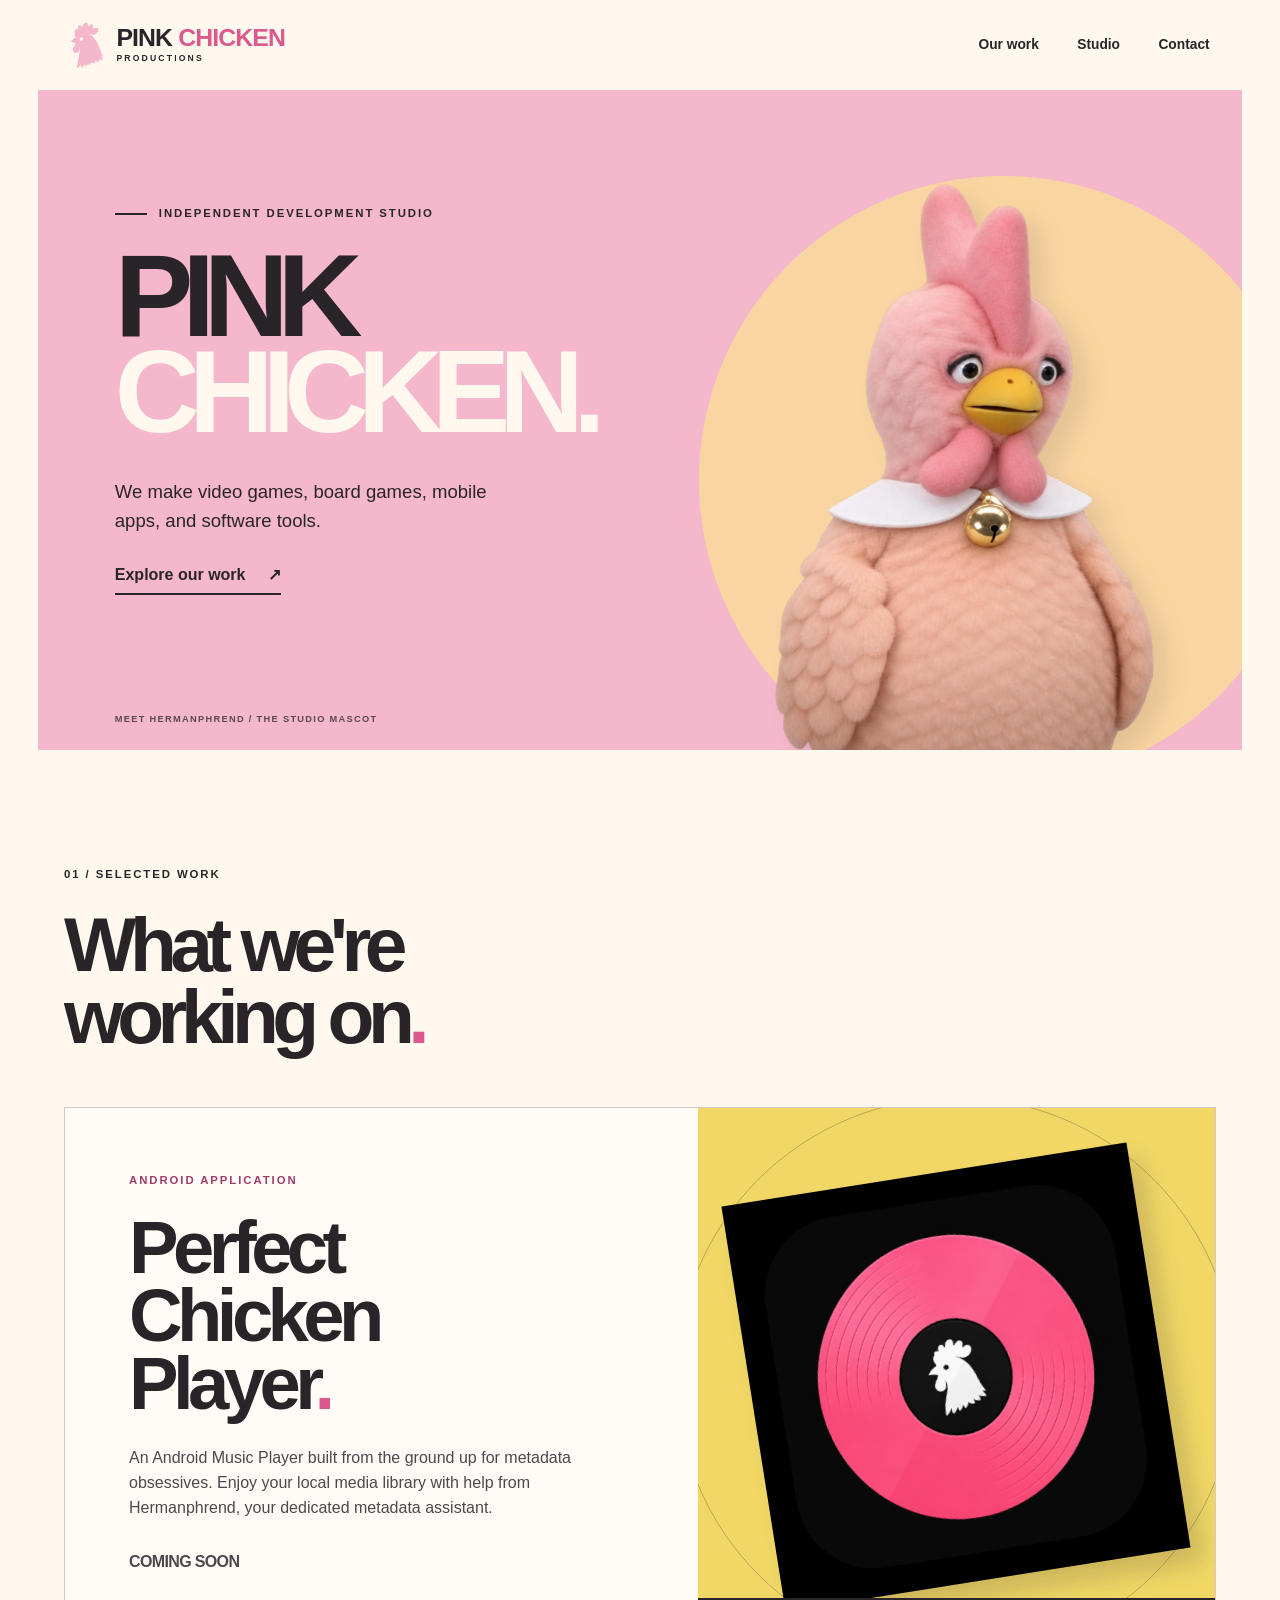
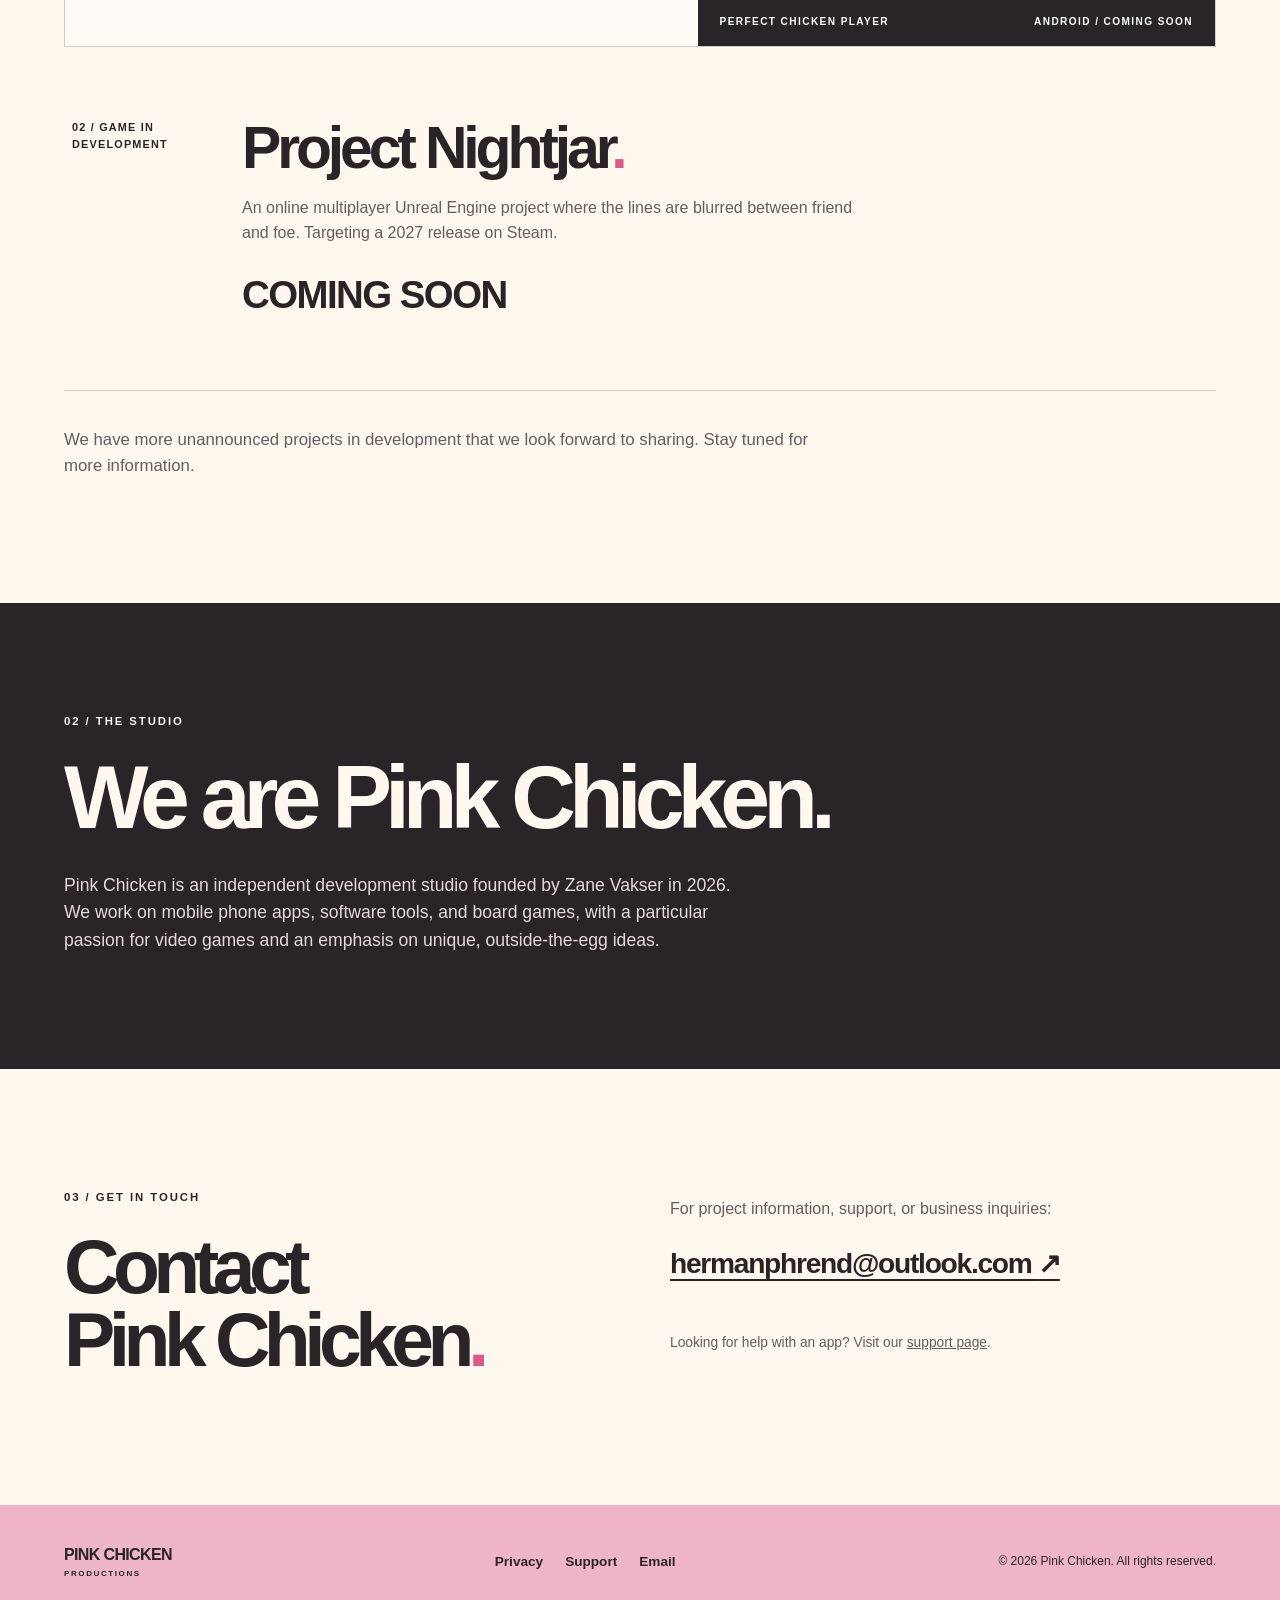
<file: index.html>
<!doctype html>
<html lang="en">
<head>
  <meta charset="utf-8">
  <meta name="viewport" content="width=device-width, initial-scale=1">
  <meta name="description" content="Pink Chicken is an independent development studio creating applications, games, and software tools.">
  <meta name="theme-color" content="#fff8ef">
  <title>Pink Chicken — Independent Development Studio</title>
  <link rel="icon" type="image/png" sizes="32x32" href="assets/favicon-32.png">
  <link rel="icon" type="image/png" sizes="192x192" href="assets/favicon-192.png">
  <link rel="apple-touch-icon" href="assets/favicon-180.png">
  <link rel="stylesheet" href="styles.css">
</head>
<body>
  <a class="skip-link" href="#main">Skip to content</a>
  <header class="site-header">
    <a class="brand" href="index.html" aria-label="Pink Chicken home"><span class="brand-icon" aria-hidden="true"></span><span class="brand-lettering"><span class="brand-name">PINK <span>CHICKEN</span></span><span class="brand-subtitle">PRODUCTIONS</span></span></a>
    <nav class="nav" aria-label="Main navigation">
      <a href="#work">Our work</a>
      <a href="#studio">Studio</a>
      <a href="#contact">Contact</a>
    </nav>
  </header>
  <main id="main">
    <section class="hero" aria-labelledby="hero-title">
      <div class="hero-shell">
        <div class="hero-content">
          <p class="overline"><span class="line"></span> Independent development studio</p>
          <h1 id="hero-title">PINK<br><em>CHICKEN.</em></h1>
          <p class="hero-description">We make video games, board games, mobile apps, and software tools.</p>
          <a class="text-link" href="#work">Explore our work <span aria-hidden="true">↗</span></a>
        </div>
        <div class="hero-art"><div class="art-circle" aria-hidden="true"></div><img src="assets/hermanphrend.png" alt="Hermanphrend, the Pink Chicken mascot, a fuzzy pink chicken with a yellow beak and gold bell" width="1090" height="1443" fetchpriority="high"></div>
        <span class="hero-caption" aria-hidden="true">MEET HERMANPHREND / THE STUDIO MASCOT</span>
      </div>
    </section>

    <section class="work section-wrap" id="work" aria-labelledby="work-title">
      <div class="section-intro"><div><p class="overline">01 / Selected work</p><h2 id="work-title">What we're<br>working on<span class="period">.</span></h2></div></div>

      <article class="featured-project" aria-labelledby="pcp-title">
        <div class="featured-copy">
          <p class="overline">Android application</p>
          <h3 id="pcp-title">Perfect<br>Chicken<br>Player<span class="period">.</span></h3>
          <p>An Android Music Player built from the ground up for metadata obsessives. Enjoy your local media library with help from Hermanphrend, your dedicated metadata assistant.</p>
          <p class="coming-soon">Coming Soon</p>
        </div>
        <div class="player-visual" aria-label="Graphic representing local music playback">
          <img class="player-app-art" src="assets/perfect-chicken-player.png" width="1254" height="1254" alt="Perfect Chicken Player app logo with a bright pink vinyl record and chicken emblem" loading="lazy">
          <div class="player-ticker"><span>PERFECT CHICKEN PLAYER</span><span>ANDROID / COMING SOON</span></div>
        </div>
      </article>

      <article class="nightjar-project" aria-labelledby="nightjar-title">
        <div class="nightjar-number">02 / GAME IN DEVELOPMENT</div>
        <div><h3 id="nightjar-title">Project Nightjar<span class="period">.</span></h3><p>An online multiplayer Unreal Engine project where the lines are blurred between friend and foe. Targeting a 2027 release on Steam.</p><p class="coming-soon nightjar-soon">Coming Soon</p></div>
      </article>
      <p class="future-projects">We have more unannounced projects in development that we look forward to sharing. Stay tuned for more information.</p>
    </section>

    <section class="studio" id="studio" aria-labelledby="studio-title"><div class="section-wrap studio-inner"><p class="overline">02 / The studio</p><h2 id="studio-title">We are Pink Chicken.</h2><p>Pink Chicken is an independent development studio founded by Zane Vakser in 2026. We work on mobile phone apps, software tools, and board games, with a particular passion for video games and an emphasis on unique, outside-the-egg ideas.</p></div></section>
    <section class="contact-section section-wrap" id="contact" aria-labelledby="contact-title"><div><p class="overline">03 / Get in touch</p><h2 id="contact-title">Contact<br>Pink Chicken<span class="period">.</span></h2></div><div class="contact-info"><p>For project information, support, or business inquiries:</p><a href="mailto:hermanphrend@outlook.com">hermanphrend@outlook.com <span aria-hidden="true">↗</span></a><p class="contact-small">Looking for help with an app? Visit our <a href="support.html">support page</a>.</p></div></section>
  </main>
  <footer class="site-footer"><div class="footer-inner"><span class="footer-logo">PINK CHICKEN <small>PRODUCTIONS</small></span><div class="footer-links"><a href="privacy.html">Privacy</a><a href="support.html">Support</a><a href="mailto:hermanphrend@outlook.com">Email</a></div><small>© 2026 Pink Chicken. All rights reserved.</small></div></footer>
</body>
</html>
</file>
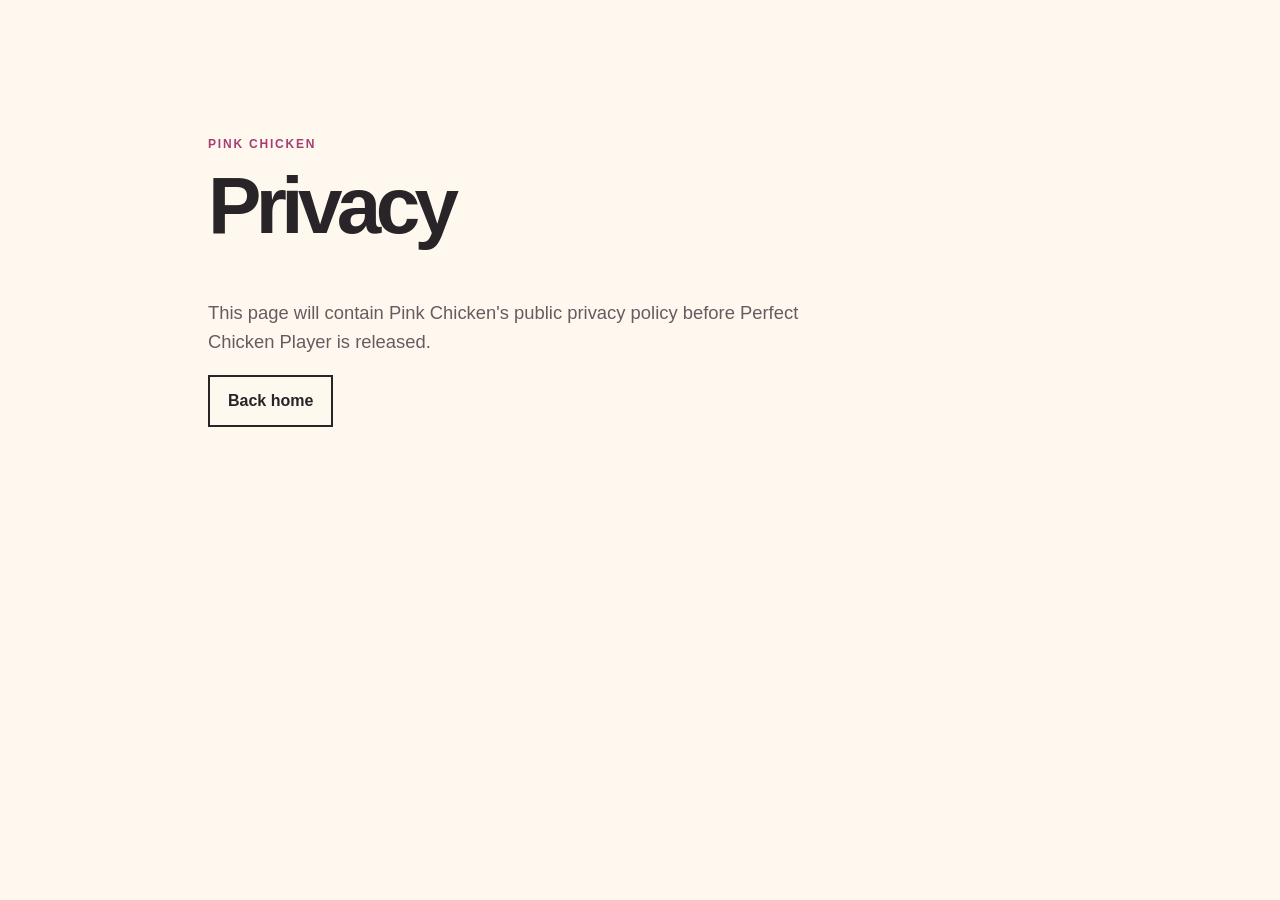
<file: privacy.html>
<!doctype html><html lang="en"><head><meta charset="utf-8"><meta name="viewport" content="width=device-width, initial-scale=1"><title>Privacy | Pink Chicken</title><link rel="icon" type="image/png" sizes="32x32" href="assets/favicon-32.png">
  <link rel="icon" type="image/png" sizes="192x192" href="assets/favicon-192.png">
  <link rel="apple-touch-icon" href="assets/favicon-180.png">
  <link rel="stylesheet" href="styles.css"></head><body><main class="section"><p class="eyebrow">Pink Chicken</p><h1 style="font-size:clamp(2.8rem,7vw,5rem)">Privacy</h1><p class="hero-text">This page will contain Pink Chicken's public privacy policy before Perfect Chicken Player is released.</p><a class="button secondary" href="index.html">Back home</a></main></body></html>
</file>
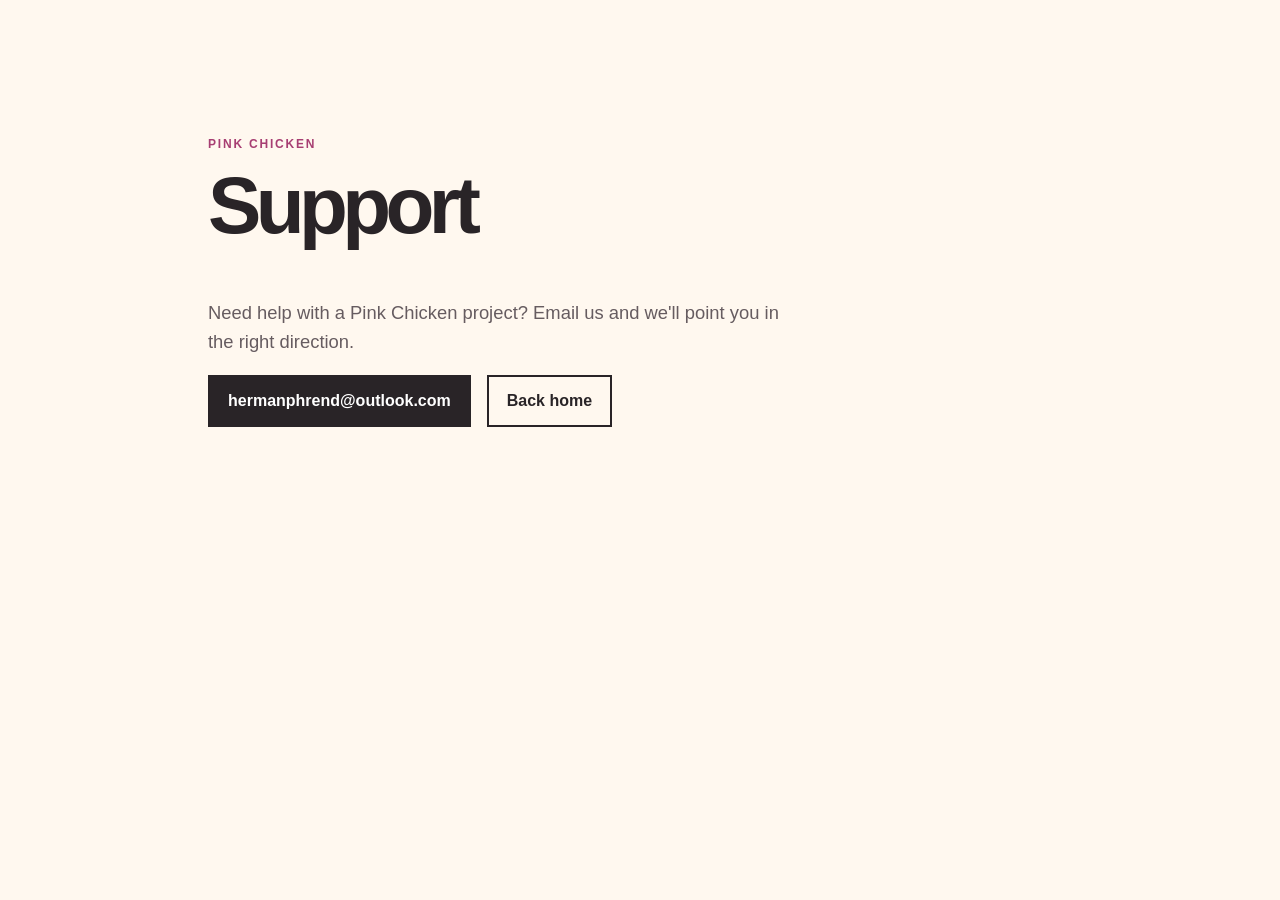
<file: support.html>
<!doctype html><html lang="en"><head><meta charset="utf-8"><meta name="viewport" content="width=device-width, initial-scale=1"><title>Support | Pink Chicken</title><link rel="icon" type="image/png" sizes="32x32" href="assets/favicon-32.png">
  <link rel="icon" type="image/png" sizes="192x192" href="assets/favicon-192.png">
  <link rel="apple-touch-icon" href="assets/favicon-180.png">
  <link rel="stylesheet" href="styles.css"></head><body><main class="section"><p class="eyebrow">Pink Chicken</p><h1 style="font-size:clamp(2.8rem,7vw,5rem)">Support</h1><p class="hero-text">Need help with a Pink Chicken project? Email us and we'll point you in the right direction.</p><div class="hero-actions"><a class="button primary" href="mailto:hermanphrend@outlook.com">hermanphrend@outlook.com</a><a class="button secondary" href="index.html">Back home</a></div></main></body></html>
</file>
<file: styles.css>
:root{--cream:#fff8ef;--paper:#fffcf7;--pink:#f4b7cb;--hotpink:#db598c;--yellow:#f7d263;--ink:#292427;--muted:#665c60;--line:#d5c9c6}
*,*::before,*::after{box-sizing:border-box}
html{scroll-behavior:smooth}
body{margin:0;background:var(--cream);color:var(--ink);font-family:Arial,Helvetica,sans-serif;line-height:1.55}
a{color:inherit}a:focus-visible{outline:3px solid var(--hotpink);outline-offset:5px}
.skip-link{position:absolute;top:-60px;left:12px;padding:12px;background:white;z-index:50}.skip-link:focus{top:12px}
.site-header{max-width:1440px;min-height:90px;margin:auto;padding:0 clamp(22px,5.5vw,84px);display:flex;align-items:center;justify-content:space-between;gap:24px;background:var(--cream)}
.brand{text-decoration:none;display:flex;flex-direction:column;line-height:.92;letter-spacing:-.055em;font-weight:900}.brand-name{font-size:clamp(1.15rem,2vw,1.55rem)}.brand-name span{color:var(--hotpink)}.brand-subtitle{margin-top:6px;font-weight:700;letter-spacing:.25em;font-size:.54rem}
.nav{display:flex;gap:clamp(18px,3vw,44px)}.nav a{text-decoration:none;font-weight:700;font-size:.86rem}.nav a:hover,.footer-links a:hover{color:var(--hotpink)}
.hero{padding:0 clamp(15px,3vw,38px)}.hero-shell{max-width:1440px;margin:auto;position:relative;min-height:660px;overflow:hidden;background:var(--pink);display:grid;grid-template-columns:54% 46%}
.hero-content{padding:clamp(70px,9vw,145px) 0 84px clamp(30px,6vw,100px);z-index:2}.overline{text-transform:uppercase;font-size:.71rem;font-weight:800;letter-spacing:.17em;margin:0 0 24px}.hero .overline{display:flex;align-items:center;gap:12px}.line{width:32px;height:2px;background:var(--ink);display:inline-block}
h1,h2,h3,p{margin-top:0}.hero h1{font-family:Arial Black,Arial,Helvetica,sans-serif;font-size:clamp(4.4rem,9.2vw,10rem);font-weight:900;line-height:.82;letter-spacing:-.095em;margin:0 0 38px}.hero h1 em{font-style:normal;color:var(--cream)}
.hero-description{font-size:clamp(1rem,1.45vw,1.22rem);line-height:1.55;max-width:410px;margin:0 0 28px}.text-link{font-weight:800;text-decoration:none;padding-bottom:5px;border-bottom:2px solid var(--ink);display:inline-flex;gap:22px}.text-link:hover{color:#8b214e}
.hero-art{position:relative;min-height:660px;align-self:stretch}.art-circle{position:absolute;aspect-ratio:1;width:110%;max-width:680px;border-radius:50%;background:#f9d6a1;left:2%;top:13%}.hero-art img{position:absolute;max-width:none;width:min(95%,610px);height:auto;bottom:-38px;left:7%;filter:drop-shadow(15px 12px 11px rgba(71,35,51,.11))}.hero-caption{position:absolute;bottom:24px;left:clamp(30px,6vw,100px);font-size:.58rem;letter-spacing:.14em;font-weight:800;opacity:.75}
.section-wrap{max-width:1280px;margin:auto;padding-left:clamp(22px,5vw,72px);padding-right:clamp(22px,5vw,72px)}.work{padding-top:116px;padding-bottom:124px}.section-intro{display:flex;justify-content:space-between;gap:50px;align-items:end;margin-bottom:55px}.section-intro h2,.contact-section h2{font-family:Arial Black,Arial,sans-serif;font-size:clamp(3.2rem,6vw,6.7rem);letter-spacing:-.085em;line-height:.94;margin:0}.period{color:var(--hotpink)}.section-intro>p{max-width:260px;margin:0 0 8px;color:var(--muted)}
.featured-project{display:grid;grid-template-columns:55% 45%;background:var(--paper);border:1px solid var(--line);min-height:540px}.featured-copy{padding:clamp(28px,5vw,65px)}.featured-copy .overline{color:#9e3d68}.sep{color:var(--line);padding:0 8px}.featured-copy h3{font-family:Arial Black,Arial,sans-serif;font-size:clamp(3.2rem,5.8vw,6.1rem);line-height:.92;letter-spacing:-.075em;margin:0 0 28px}.featured-copy>p:not(.overline):not(.project-state){max-width:490px;color:#4f474c;font-size:1rem}.project-details{display:flex;flex-wrap:wrap;gap:8px;margin:26px 0 35px}.project-details span{border:1px solid #cabfc0;padding:7px 10px;font-size:.69rem;font-weight:700;text-transform:uppercase;letter-spacing:.055em}.project-state{text-transform:uppercase;font-size:.69rem;font-weight:800;letter-spacing:.15em;margin:0}.project-state::before{content:'';display:inline-block;width:8px;height:8px;background:var(--hotpink);border-radius:50%;margin-right:11px}
.player-visual{background:#f1d866;min-height:500px;position:relative;overflow:hidden;display:grid;place-items:center}.player-visual::before{content:'';position:absolute;border:1px solid rgba(41,36,39,.28);width:560px;height:560px;border-radius:50%;top:50%;left:50%;transform:translate(-50%,-50%)}.player-record{position:relative;width:min(73%,340px);aspect-ratio:1;background:repeating-radial-gradient(circle at center,#232125 0 2px,#343137 3px 5px,#1c1b1d 6px 9px);border:9px solid #262326;border-radius:50%;box-shadow:20px 24px 0 rgba(41,36,39,.16);display:grid;place-items:center;transform:rotate(-13deg)}.record-label{width:37%;height:37%;border-radius:50%;background:#f6adc5;display:flex;justify-content:center;align-items:center;flex-direction:column;border:4px solid #222}.record-label span{font-size:clamp(1.5rem,4vw,2.8rem);font-weight:900;letter-spacing:-.08em}.record-label small{font-size:.42rem;letter-spacing:.08em;font-weight:bold}.player-ticker{position:absolute;bottom:0;left:0;right:0;display:flex;justify-content:space-between;gap:12px;background:var(--ink);color:#fff;padding:16px 22px;font-size:.63rem;letter-spacing:.14em;font-weight:800}
.nightjar-project{display:grid;grid-template-columns:130px 1fr 140px;align-items:center;gap:40px;border-bottom:1px solid var(--line);padding:72px 8px}.nightjar-number{align-self:start;font-size:.68rem;letter-spacing:.11em;font-weight:800}.nightjar-project h3{font-size:clamp(2.5rem,4.6vw,5rem);font-family:Arial Black,Arial,sans-serif;letter-spacing:-.07em;line-height:1;margin:0 0 18px}.nightjar-project p{max-width:630px;color:var(--muted);margin:0}.nightjar-mark{display:grid;place-items:center;height:130px;width:130px;background:var(--ink);color:var(--yellow);font-family:Georgia,serif;font-style:italic;font-size:6rem;line-height:1}
.studio{background:var(--ink);color:var(--cream)}.studio-inner{padding-top:110px;padding-bottom:115px}.studio h2{max-width:900px;font-size:clamp(3.4rem,7vw,7.5rem);line-height:.98;letter-spacing:-.078em;margin:0 0 30px}.studio p:last-child{max-width:670px;font-size:1.1rem;color:#e6dbd9;margin:0}
.contact-section{display:grid;grid-template-columns:1fr 1fr;gap:60px;align-items:end;padding-top:120px;padding-bottom:130px}.contact-info{padding-bottom:8px}.contact-info>p:first-child{color:var(--muted);margin-bottom:20px}.contact-info>a{font-size:clamp(1.15rem,2.2vw,2rem);font-weight:800;letter-spacing:-.045em;text-decoration-thickness:2px;text-underline-offset:6px;overflow-wrap:anywhere}.contact-small{font-size:.86rem;margin-top:46px;color:var(--muted)}
.site-footer{background:#eeb4c8}.footer-inner{max-width:1280px;margin:auto;padding:38px clamp(22px,5vw,72px);display:flex;align-items:center;justify-content:space-between;gap:28px}.footer-logo{font-weight:900;letter-spacing:-.04em}.footer-logo small{display:block;font-size:.5rem;letter-spacing:.2em}.footer-links{display:flex;gap:22px}.footer-links a{font-size:.85rem;font-weight:700;text-decoration:none}.footer-inner>small{font-size:.75rem}
/* Existing support and privacy pages continue using the shared stylesheet. */
.section{max-width:920px;margin:5vh auto;min-height:55vh;padding:90px 28px}.section h1{font-family:Arial Black,Arial,sans-serif;letter-spacing:-.07em;line-height:1}.eyebrow{font-size:.75rem;text-transform:uppercase;letter-spacing:.15em;font-weight:800;color:#a73e72}.hero-text{font-size:1.15rem;max-width:600px;color:var(--muted)}.hero-actions{display:flex;gap:16px;flex-wrap:wrap}.button{padding:12px 18px;display:inline-flex;min-height:46px;align-items:center;text-decoration:none;font-weight:800;border:2px solid var(--ink)}.button.primary{background:var(--ink);color:#fff}.button.secondary{background:transparent}
@media(max-width:900px){.hero-shell{min-height:550px}.hero-art{min-height:550px}.hero-art img{width:110%;left:-2%}.hero-content{padding-top:105px}.hero h1{font-size:clamp(4.1rem,10vw,7rem)}.nightjar-project{grid-template-columns:1fr 100px;gap:20px}.nightjar-number{grid-column:1/-1}.nightjar-mark{height:100px;width:100px;font-size:4rem}.footer-inner{flex-wrap:wrap}}
@media(max-width:650px){.site-header{min-height:78px;padding:0 20px}.nav{gap:16px}.nav a{font-size:.75rem}.hero{padding:0 10px}.hero-shell{display:flex;flex-direction:column;min-height:0}.hero-content{padding:65px 24px 14px}.hero .overline{font-size:.6rem}.hero h1{font-size:clamp(3.85rem,15vw,6.5rem);margin-bottom:22px}.hero-description{max-width:330px;font-size:1rem}.hero-art{height:385px;min-height:385px;width:100%}.art-circle{width:82%;left:9%;top:0}.hero-art img{width:68%;left:18%;bottom:-100px}.hero-caption{display:none}.work{padding-top:76px;padding-bottom:74px}.section-intro{display:block;margin-bottom:30px}.section-intro>p{margin-top:24px;max-width:100%}.featured-project{display:flex;flex-direction:column}.featured-copy{padding:34px 25px}.featured-copy h3{font-size:clamp(3.5rem,13vw,5.6rem)}.player-visual{width:100%;min-height:340px}.player-record{width:215px}.player-ticker{font-size:.5rem;padding:14px}.nightjar-project{padding:50px 0;grid-template-columns:1fr}.nightjar-mark{display:none}.studio-inner{padding-top:75px;padding-bottom:80px}.studio h2{font-size:3.6rem}.contact-section{grid-template-columns:1fr;gap:35px;padding-top:80px;padding-bottom:90px}.contact-small{margin-top:24px}.footer-inner{align-items:flex-start;flex-direction:column;gap:20px}.section{margin:0 auto;padding:65px 25px}}
@media(max-width:380px){.nav{gap:11px}.nav a{font-size:.7rem}.brand-name{font-size:1rem}.hero h1{font-size:3.5rem}}
@media(prefers-reduced-motion:reduce){html{scroll-behavior:auto}}
/* Keep the entire head and comb visible in both hero layouts. */
@media(min-width:651px){.hero-art img{width:min(82%,500px);left:8%;bottom:-34px}}
@media(max-width:650px){.hero-art{height:460px;min-height:460px}.art-circle{width:95%;left:2.5%;top:4%}.hero-art img{width:87%;left:7%;bottom:-15px}}

/* Identity and project updates — November 2026 */
.brand{flex-direction:row;align-items:center;gap:12px}
.brand-lettering{display:flex;flex-direction:column}
.brand-icon{display:block;flex:none;width:34px;height:47px;background:var(--pink);-webkit-mask:url("assets/pink-chicken-logo.png") center / contain no-repeat;mask:url("assets/pink-chicken-logo.png") center / contain no-repeat}
.section-intro{justify-content:flex-start}
.featured-copy .coming-soon,.nightjar-soon{color:var(--ink)}
.coming-soon{font-family:Arial Black,Arial,Helvetica,sans-serif;font-size:clamp(1.7rem,3vw,2.5rem);font-weight:900;line-height:1.15;text-transform:uppercase;letter-spacing:-.04em;margin:32px 0 0}
.player-app-art{display:block;position:relative;width:min(83%,410px);height:auto;filter:drop-shadow(12px 18px 12px rgba(41,36,39,.18));transform:rotate(-9deg)}
.nightjar-project{grid-template-columns:130px minmax(0,1fr);align-items:start}
.nightjar-project .nightjar-soon{margin:28px 0 0;color:var(--ink)}
.future-projects{max-width:760px;margin:36px 0 0;font-size:1.05rem;color:var(--muted)}
@media(max-width:900px){.nightjar-project{grid-template-columns:1fr;gap:20px}.nightjar-number{grid-column:auto}}
@media(max-width:650px){.brand{gap:7px}.brand-icon{width:25px;height:35px}.player-app-art{width:min(80%,295px)}.nightjar-project{grid-template-columns:1fr}.future-projects{margin-top:26px}}
</file>
